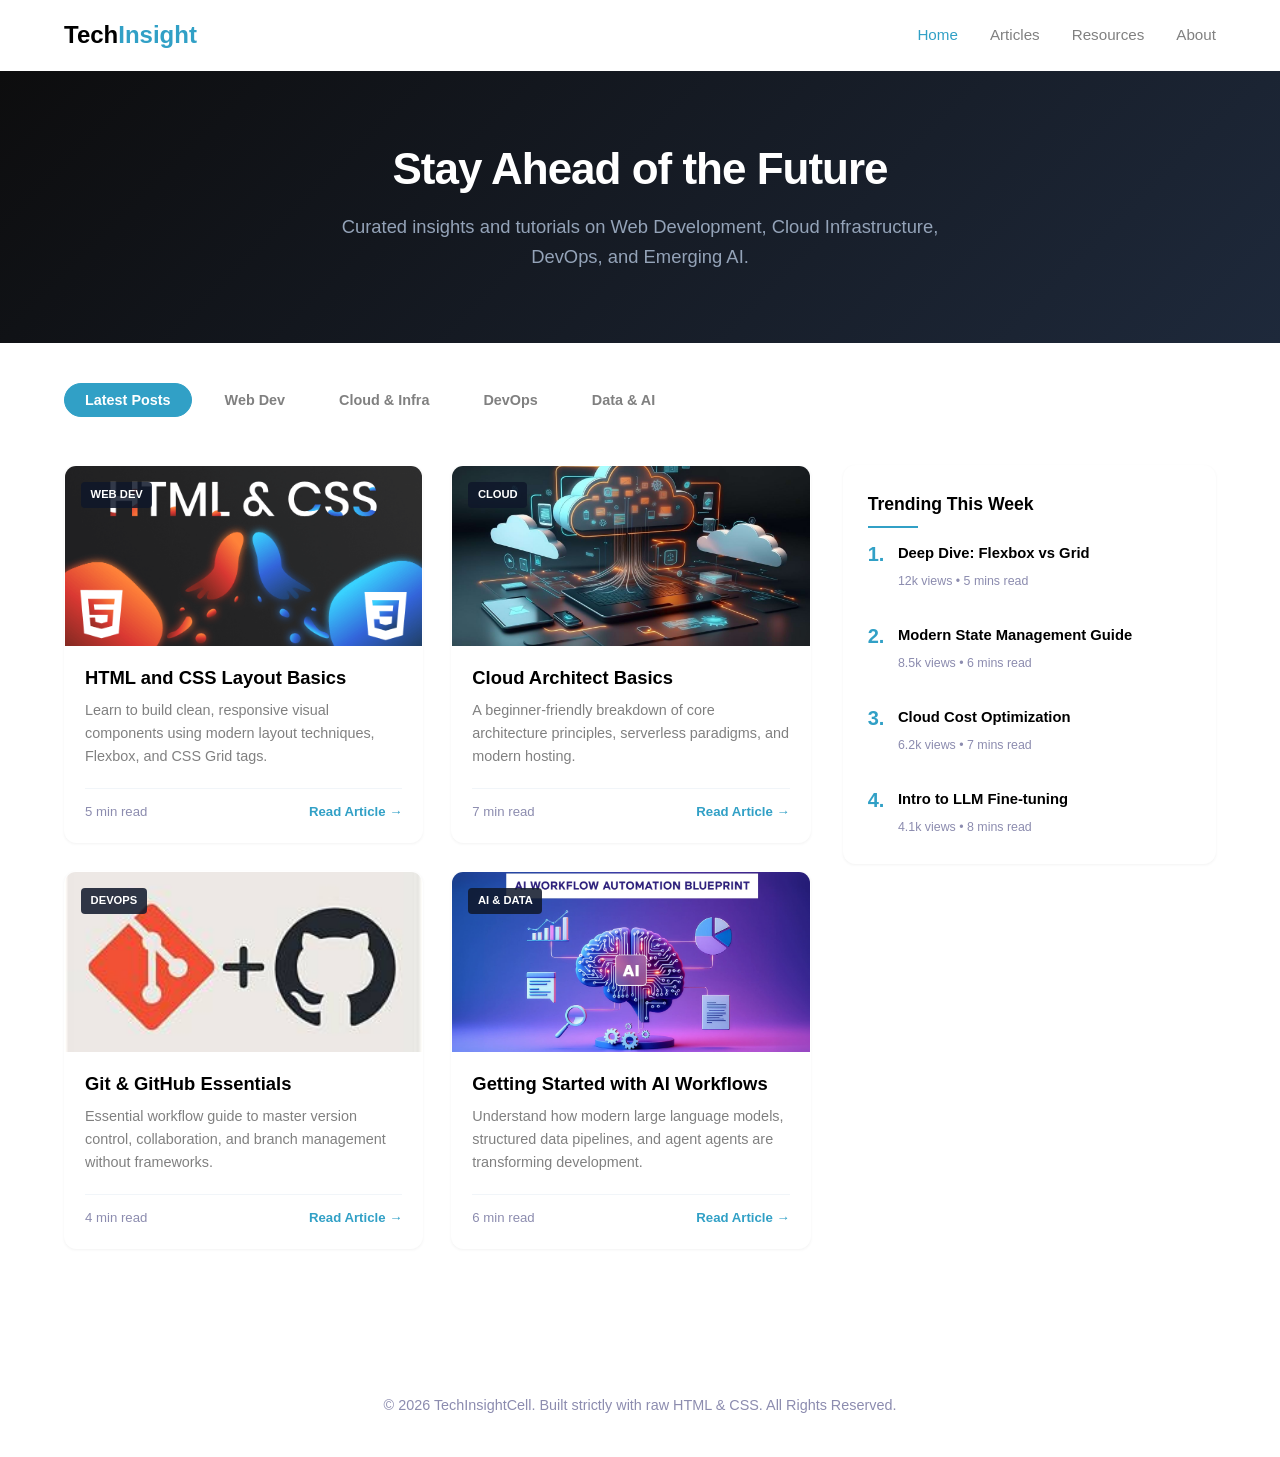
<file: index.html>
<!DOCTYPE html>
<html lang="en">
<head>
    <meta charset="UTF-8">
    <meta name="viewport" content="width=device-width, initial-scale=1.0">
    <title>TechInsight | Curated Tech Blog</title>
    <link rel="stylesheet" href="style.css">
</head>
<body>

    <header class="navbar">
        <div class="nav-container">
            <a href="index.html" class="nav-brand">Tech<span>Insight</span></a>
            <ul class="nav-links">
                <li><a href="index.html" class="active">Home</a></li>
                <li><a href="article.html">Articles</a></li>
                <li><a href="#">Resources</a></li>
                <li><a href="#">About</a></li>
            </ul>
        </div>
    </header>

    <section class="hero-banner">
        <div class="hero-inner">
            <h1>Stay Ahead of the Future</h1>
            <p>Curated insights and tutorials on Web Development, Cloud Infrastructure, DevOps, and Emerging AI.</p>
        </div>
    </section>

    <main class="container">
        
        <div class="filter-bar">
            <button class="tab is-active">Latest Posts</button>
            <button class="tab">Web Dev</button>
            <button class="tab">Cloud & Infra</button>
            <button class="tab">DevOps</button>
            <button class="tab">Data & AI</button>
        </div>

        <div class="main-layout">
            
            <section class="articles-grid">
                
                <article class="card">
                    <div class="card-img-holder">
                        <span class="tag-badge">Web Dev</span>
                        <img src="html.png" alt="HTML and CSS Layout Basics">
                    </div>
                    <div class="card-body">
                        <h3>HTML and CSS Layout Basics</h3>
                        <p>Learn to build clean, responsive visual components using modern layout techniques, Flexbox, and CSS Grid tags.</p>
                        <div class="card-footer">
                            <span>5 min read</span>
                            <a href="article.html" class="read-btn">Read Article &rarr;</a>
                        </div>
                    </div>
                </article>

                <article class="card">
                    <div class="card-img-holder">
                        <span class="tag-badge">Cloud</span>
                        <img src=" cloud.png" alt="Cloud Architecture Guide">
                    </div>
                    <div class="card-body">
                        <h3>Cloud Architect Basics</h3>
                        <p>A beginner-friendly breakdown of core architecture principles, serverless paradigms, and modern hosting.</p>
                        <div class="card-footer">
                            <span>7 min read</span>
                            <a href="article-cloud.html" class="read-btn">Read Article &rarr;</a>
                        </div>
                    </div>
                </article>

                <article class="card">
                    <div class="card-img-holder">
                        <span class="tag-badge">DevOps</span>
                        <img src="git.png" alt="Git essentials">
                    </div>
                    <div class="card-body">
                        <h3>Git & GitHub Essentials</h3>
                        <p>Essential workflow guide to master version control, collaboration, and branch management without frameworks.</p>
                        <div class="card-footer">
                            <span>4 min read</span>
                            <a href="article-git.html" class="read-btn">Read Article &rarr;</a>
                        </div>
                    </div>
                </article>

                <article class="card">
                    <div class="card-img-holder">
                        <span class="tag-badge">AI & Data</span>
                        <img src="aiwork.png " alt="AI workflows">
                    </div>
                    <div class="card-body">
                        <h3>Getting Started with AI Workflows</h3>
                        <p>Understand how modern large language models, structured data pipelines, and agent agents are transforming development.</p>
                        <div class="card-footer">
                            <span>6 min read</span>
                            <a href="article-ai.html" class="read-btn">Read Article &rarr;</a>
                        </div>
                    </div>
                </article>

            </section>

            <aside class="sidebar">
                <div class="box">
                    <h3 class="box-title">Trending This Week</h3>
                    <ul class="trending-list">
                        
                        <li class="trending-item">
                            <a href="article.html">
                                <span class="trend-number">1.</span>
                                <div class="trend-content">
                                    <h4>Deep Dive: Flexbox vs Grid</h4>
                                    <span class="trend-meta">12k views • 5 mins read</span>
                                </div>
                            </a>
                        </li>

                        <li class="trending-item">
                            <a href="article-cloud.html">
                                <span class="trend-number">2.</span>
                                <div class="trend-content">
                                    <h4>Modern State Management Guide</h4>
                                    <span class="trend-meta">8.5k views • 6 mins read</span>
                                </div>
                            </a>
                        </li>

                        <li class="trending-item">
                            <a href="article-git.html">
                                <span class="trend-number">3.</span>
                                <div class="trend-content">
                                    <h4>Cloud Cost Optimization</h4>
                                    <span class="trend-meta">6.2k views • 7 mins read</span>
                                </div>
                            </a>
                        </li>

                        <li class="trending-item">
                            <a href="article-ai.html">
                                <span class="trend-number">4.</span>
                                <div class="trend-content">
                                    <h4>Intro to LLM Fine-tuning</h4>
                                    <span class="trend-meta">4.1k views • 8 mins read</span>
                                </div>
                            </a>
                        </li>

                    </ul>
                </div>
            </aside>

        </div>
    </main>

    <footer class="footer">
        <p>&copy; 2026 TechInsightCell. Built strictly with raw HTML & CSS. All Rights Reserved.</p>
    </footer>

</body>
</html>
</file>
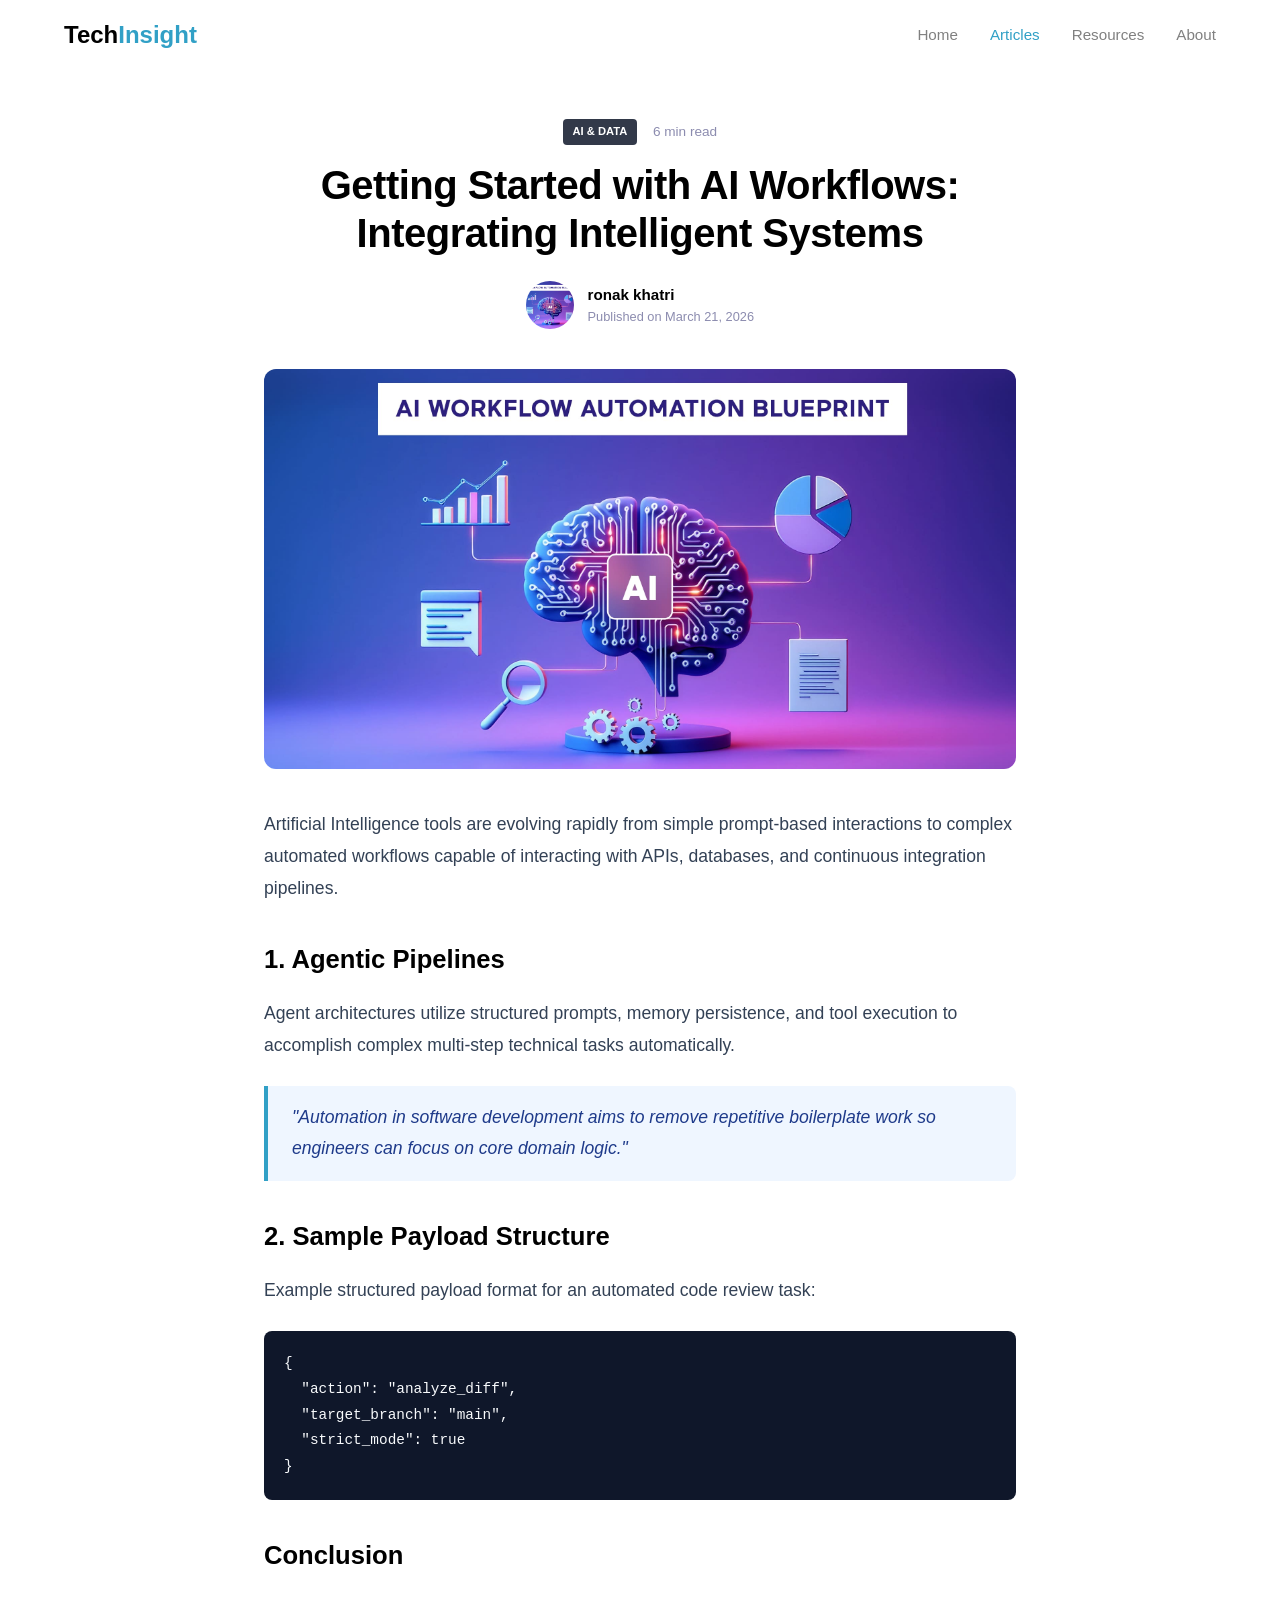
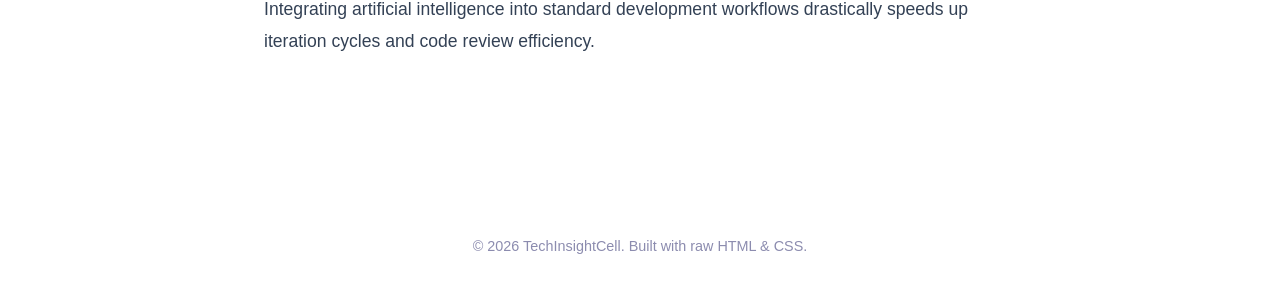
<file: article-ai.html>
<!DOCTYPE html>
<html lang="en">
<head>
    <meta charset="UTF-8">
    <meta name="viewport" content="width=device-width, initial-scale=1.0">
    <title>Getting Started with AI Workflows | TechInsight</title>
    <link rel="stylesheet" href="style.css">
</head>
<body>

    <header class="navbar">
        <div class="nav-container">
            <a href="index.html" class="nav-brand">Tech<span>Insight</span></a>
            <ul class="nav-links">
                <li><a href="index.html">Home</a></li>
                <li><a href="article.html" class="active">Articles</a></li>
                <li><a href="#">Resources</a></li>
                <li><a href="#">About</a></li>
            </ul>
        </div>
    </header>

    <main class="read-container">
        
        <header class="article-top">
            <div class="meta-group">
                <span class="tag-badge" style="position:static;">AI & Data</span>
                <span style="font-size:0.85rem; color:var(--text-mute);">6 min read</span>
            </div>
            <h1>Getting Started with AI Workflows: Integrating Intelligent Systems</h1>
            
            <div class="byline">
                <img src="aiwork.png" alt="Author ronak khatri" class="pic-round">
                <div class="byline-text">
                    <div class="name">ronak khatri</div>
                    <div class="date">Published on March 21, 2026</div>
                </div>
            </div>
        </header>

        <img src="aiwork.png" alt="AI Systems Illustration" class="main-article-img">

        <article class="article-content">
            <p>Artificial Intelligence tools are evolving rapidly from simple prompt-based interactions to complex automated workflows capable of interacting with APIs, databases, and continuous integration pipelines.</p>
            
            <h2>1. Agentic Pipelines</h2>
            <p>Agent architectures utilize structured prompts, memory persistence, and tool execution to accomplish complex multi-step technical tasks automatically.</p>

            <blockquote>
                "Automation in software development aims to remove repetitive boilerplate work so engineers can focus on core domain logic."
            </blockquote>

            <h2>2. Sample Payload Structure</h2>
            <p>Example structured payload format for an automated code review task:</p>

<pre><code>{
  "action": "analyze_diff",
  "target_branch": "main",
  "strict_mode": true
}</code></pre>

            <h2>Conclusion</h2>
            <p>Integrating artificial intelligence into standard development workflows drastically speeds up iteration cycles and code review efficiency.</p>
        </article>

    </main>

    <footer class="footer">
        <p>&copy; 2026 TechInsightCell. Built with raw HTML & CSS.</p>
    </footer>

</body>
</html>
</file>
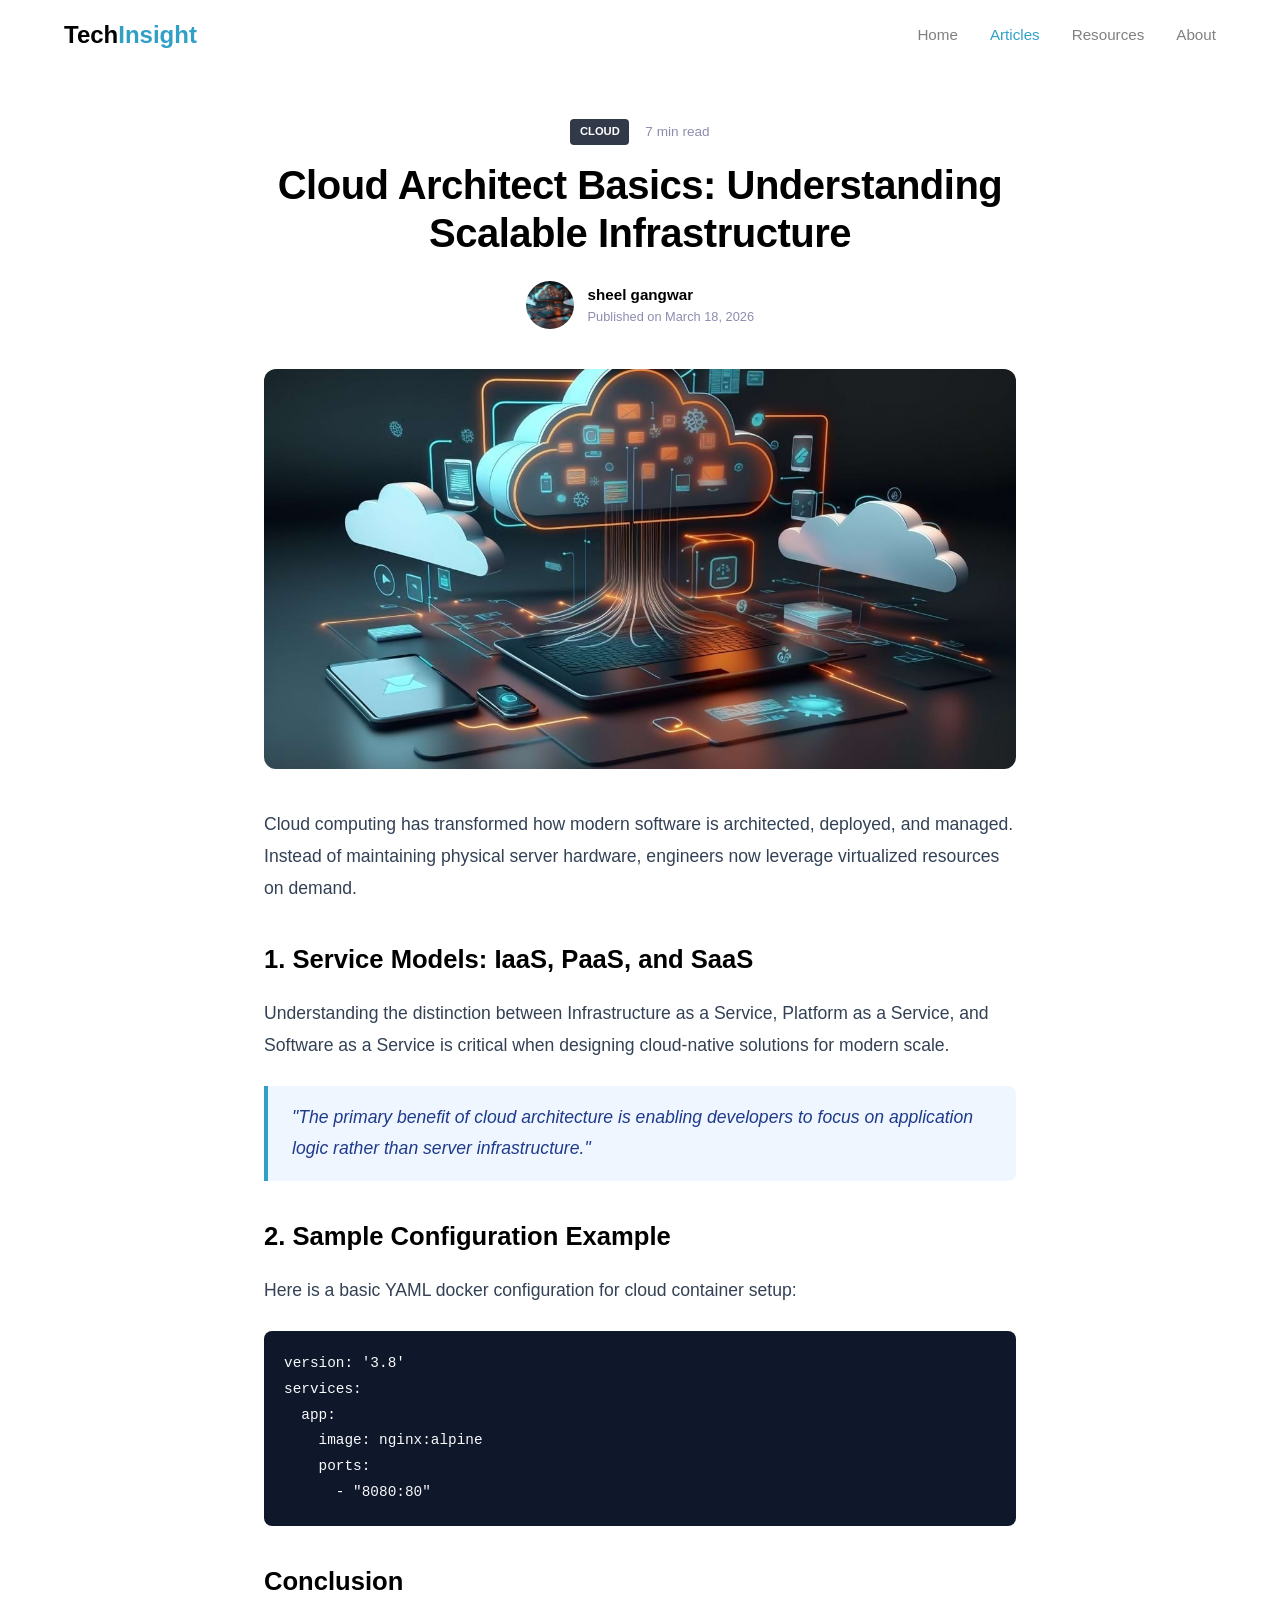
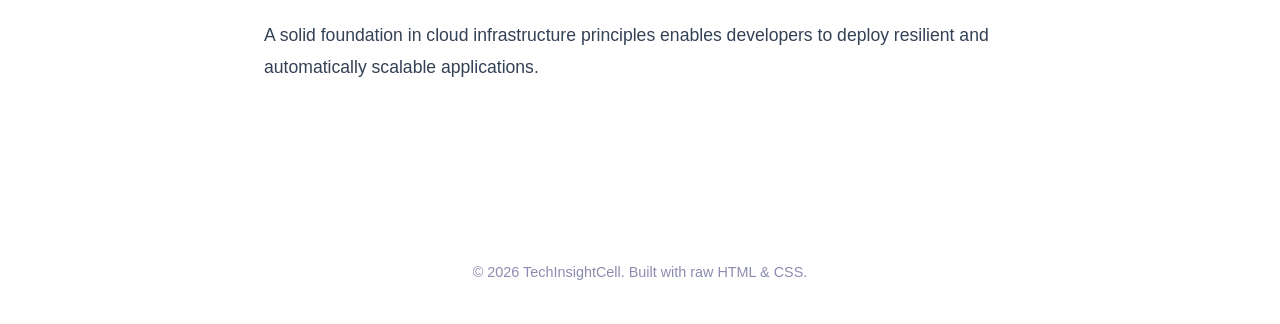
<file: article-cloud.html>
<!DOCTYPE html>
<html lang="en">
<head>
    <meta charset="UTF-8">
    <meta name="viewport" content="width=device-width, initial-scale=1.0">
    <title>Cloud Architect Basics | TechInsight</title>
    <link rel="stylesheet" href="style.css">
</head>
<body>

    <header class="navbar">
        <div class="nav-container">
            <a href="index.html" class="nav-brand">Tech<span>Insight</span></a>
            <ul class="nav-links">
                <li><a href="index.html">Home</a></li>
                <li><a href="article.html" class="active">Articles</a></li>
                <li><a href="#">Resources</a></li>
                <li><a href="#">About</a></li>
            </ul>
        </div>
    </header>

    <main class="read-container">
        
        <header class="article-top">
            <div class="meta-group">
                <span class="tag-badge" style="position:static;">Cloud</span>
                <span style="font-size:0.85rem; color:var(--text-mute);">7 min read</span>
            </div>
            <h1>Cloud Architect Basics: Understanding Scalable Infrastructure</h1>
            
            <div class="byline">
                <img src="cloud.png" alt="Author Sarah Chen" class="pic-round">
                <div class="byline-text">
                    <div class="name">sheel gangwar</div>
                    <div class="date">Published on March 18, 2026</div>
                </div>
            </div>
        </header>

        <img src="cloud.png" alt="Cloud Infrastructure Illustration" class="main-article-img">

        <article class="article-content">
            <p>Cloud computing has transformed how modern software is architected, deployed, and managed. Instead of maintaining physical server hardware, engineers now leverage virtualized resources on demand.</p>
            
            <h2>1. Service Models: IaaS, PaaS, and SaaS</h2>
            <p>Understanding the distinction between Infrastructure as a Service, Platform as a Service, and Software as a Service is critical when designing cloud-native solutions for modern scale.</p>

            <blockquote>
                "The primary benefit of cloud architecture is enabling developers to focus on application logic rather than server infrastructure."
            </blockquote>

            <h2>2. Sample Configuration Example</h2>
            <p>Here is a basic YAML docker configuration for cloud container setup:</p>

<pre><code>version: '3.8'
services:
  app:
    image: nginx:alpine
    ports:
      - "8080:80"</code></pre>

            <h2>Conclusion</h2>
            <p>A solid foundation in cloud infrastructure principles enables developers to deploy resilient and automatically scalable applications.</p>
        </article>

    </main>

    <footer class="footer">
        <p>&copy; 2026 TechInsightCell. Built with raw HTML & CSS.</p>
    </footer>

</body>
</html>
</file>
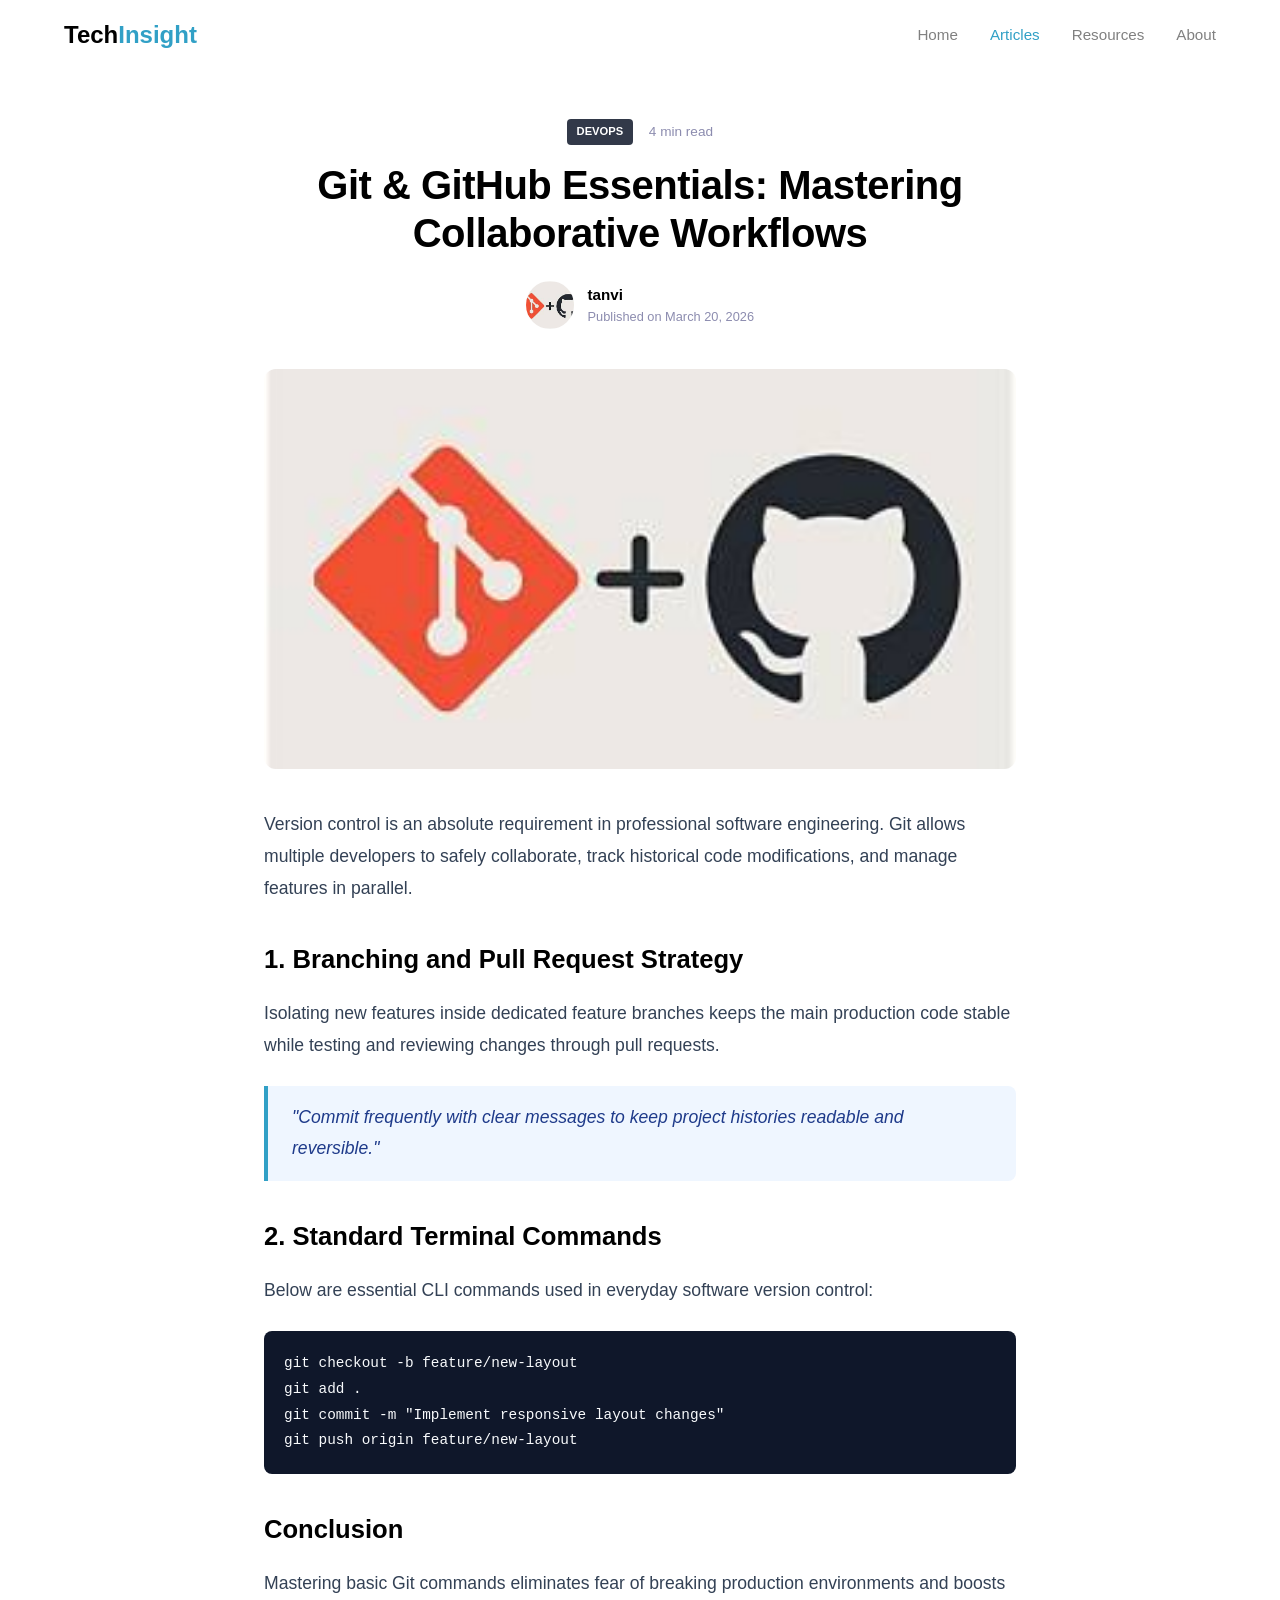
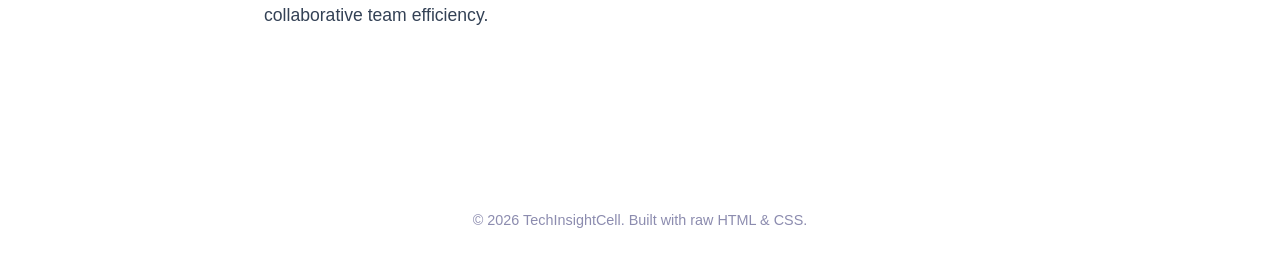
<file: article-git.html>
<!DOCTYPE html>
<html lang="en">
<head>
    <meta charset="UTF-8">
    <meta name="viewport" content="width=device-width, initial-scale=1.0">
    <title>Git & GitHub Essentials | TechInsight</title>
    <link rel="stylesheet" href="style.css">
</head>
<body>

    <header class="navbar">
        <div class="nav-container">
            <a href="index.html" class="nav-brand">Tech<span>Insight</span></a>
            <ul class="nav-links">
                <li><a href="index.html">Home</a></li>
                <li><a href="article.html" class="active">Articles</a></li>
                <li><a href="#">Resources</a></li>
                <li><a href="#">About</a></li>
            </ul>
        </div>
    </header>

    <main class="read-container">
        
        <header class="article-top">
            <div class="meta-group">
                <span class="tag-badge" style="position:static;">DevOps</span>
                <span style="font-size:0.85rem; color:var(--text-mute);">4 min read</span>
            </div>
            <h1>Git & GitHub Essentials: Mastering Collaborative Workflows</h1>
            
            <div class="byline">
                <img src="git.png" alt="Author David Miller" class="pic-round">
                <div class="byline-text">
                    <div class="name">tanvi</div>
                    <div class="date">Published on March 20, 2026</div>
                </div>
            </div>
        </header>

        <img src="git.png" alt="Git Workflows Illustration" class="main-article-img">

        <article class="article-content">
            <p>Version control is an absolute requirement in professional software engineering. Git allows multiple developers to safely collaborate, track historical code modifications, and manage features in parallel.</p>
            
            <h2>1. Branching and Pull Request Strategy</h2>
            <p>Isolating new features inside dedicated feature branches keeps the main production code stable while testing and reviewing changes through pull requests.</p>

            <blockquote>
                "Commit frequently with clear messages to keep project histories readable and reversible."
            </blockquote>

            <h2>2. Standard Terminal Commands</h2>
            <p>Below are essential CLI commands used in everyday software version control:</p>

<pre><code>git checkout -b feature/new-layout
git add .
git commit -m "Implement responsive layout changes"
git push origin feature/new-layout</code></pre>

            <h2>Conclusion</h2>
            <p>Mastering basic Git commands eliminates fear of breaking production environments and boosts collaborative team efficiency.</p>
        </article>

    </main>

    <footer class="footer">
        <p>&copy; 2026 TechInsightCell. Built with raw HTML & CSS.</p>
    </footer>

</body>
</html>
</file>
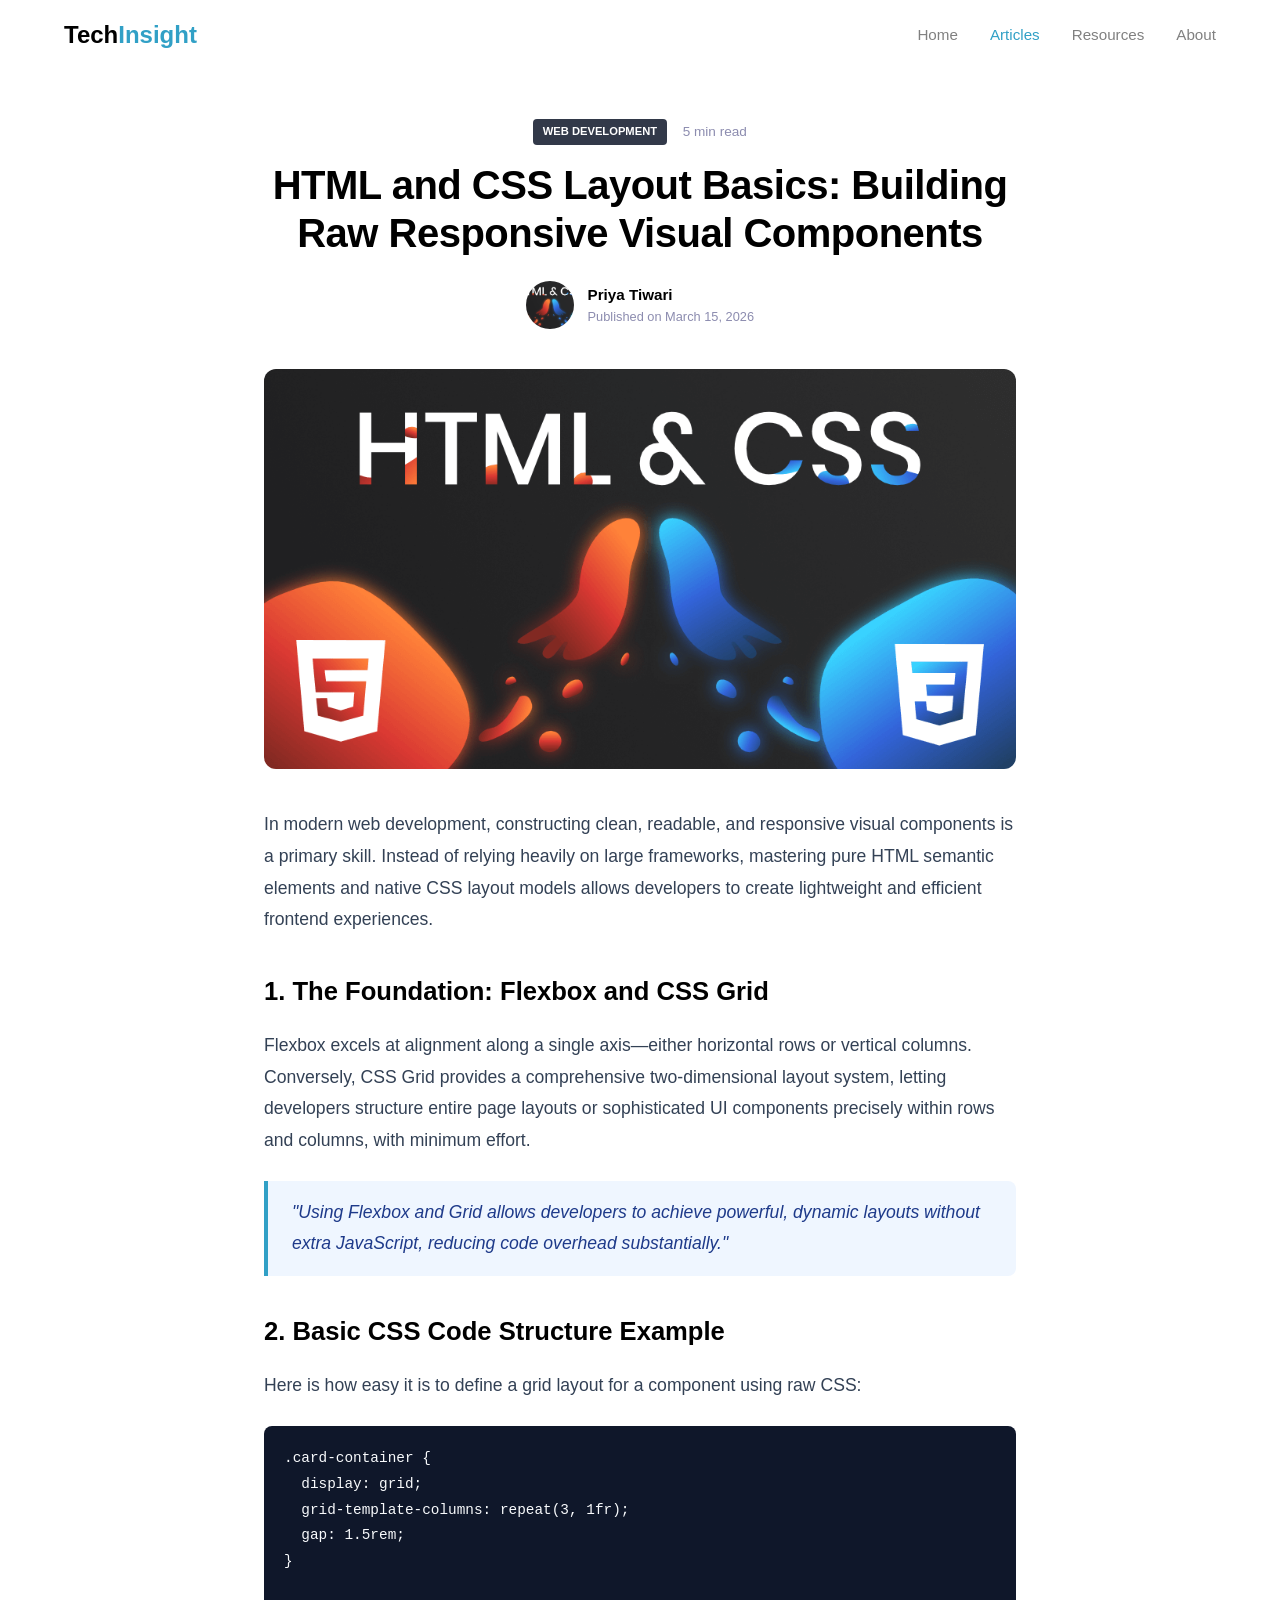
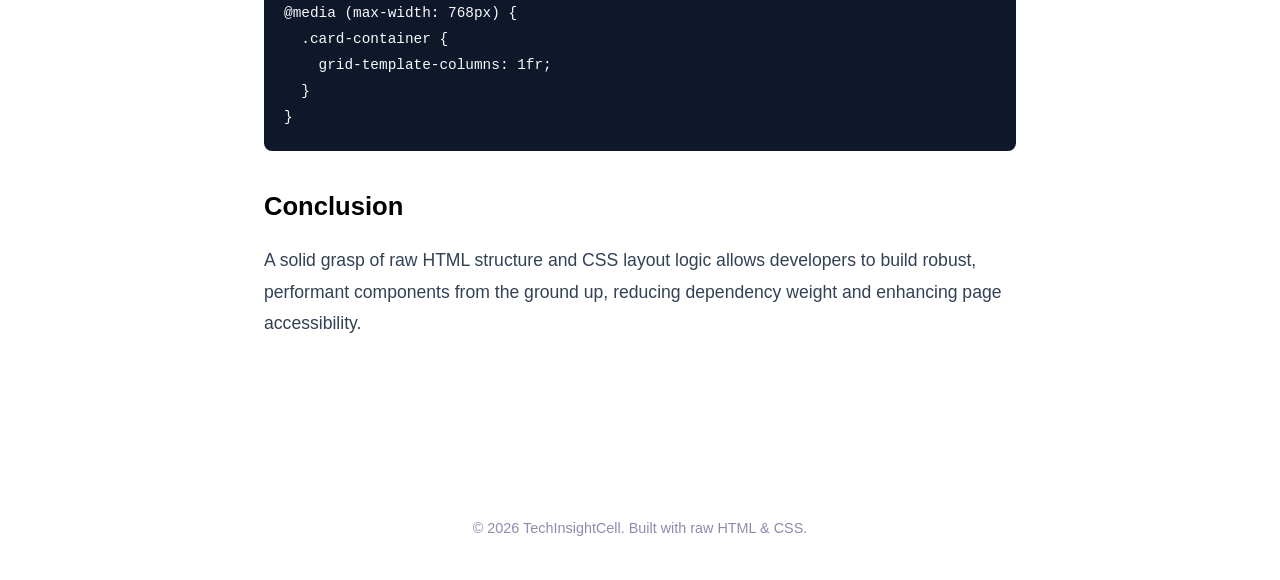
<file: article.html>
<!DOCTYPE html>
<html lang="en">
<head>
    <meta charset="UTF-8">
    <meta name="viewport" content="width=device-width, initial-scale=1.0">
    <title>HTML and CSS Layout Basics | TechInsight</title>
    <link rel="stylesheet" href="style.css">
</head>
<body>

    <header class="navbar">
        <div class="nav-container">
            <a href="index.html" class="nav-brand">Tech<span>Insight</span></a>
            <ul class="nav-links">
                <li><a href="index.html">Home</a></li>
                <li><a href="article.html" class="active">Articles</a></li>
                <li><a href="#">Resources</a></li>
                <li><a href="#">About</a></li>
            </ul>
        </div>
    </header>

    <main class="read-container">
        
        <header class="article-top">
            <div class="meta-group">
                <span class="tag-badge" style="position:static;">Web Development</span>
                <span style="font-size:0.85rem; color:var(--text-mute);">5 min read</span>
            </div>
            <h1>HTML and CSS Layout Basics: Building Raw Responsive Visual Components</h1>
            
            <div class="byline">
                <img src="html.png" alt="Author Alex Rivera" class="pic-round">
                <div class="byline-text">
                    <div class="name">Priya Tiwari</div>
                    <div class="date">Published on March 15, 2026</div>
                </div>
            </div>
        </header>

        <img src="html.png" alt="HTML CSS layout illustration" class="main-article-img">

        <article class="article-content">
            <p>In modern web development, constructing clean, readable, and responsive visual components is a primary skill. Instead of relying heavily on large frameworks, mastering pure HTML semantic elements and native CSS layout models allows developers to create lightweight and efficient frontend experiences.</p>
            
            <h2>1. The Foundation: Flexbox and CSS Grid</h2>
            <p>Flexbox excels at alignment along a single axis—either horizontal rows or vertical columns. Conversely, CSS Grid provides a comprehensive two-dimensional layout system, letting developers structure entire page layouts or sophisticated UI components precisely within rows and columns, with minimum effort.</p>

            <blockquote>
                "Using Flexbox and Grid allows developers to achieve powerful, dynamic layouts without extra JavaScript, reducing code overhead substantially."
            </blockquote>

            <h2>2. Basic CSS Code Structure Example</h2>
            <p>Here is how easy it is to define a grid layout for a component using raw CSS:</p>

<pre><code>.card-container {
  display: grid;
  grid-template-columns: repeat(3, 1fr);
  gap: 1.5rem;
}

@media (max-width: 768px) {
  .card-container {
    grid-template-columns: 1fr;
  }
}</code></pre>

            <h2>Conclusion</h2>
            <p>A solid grasp of raw HTML structure and CSS layout logic allows developers to build robust, performant components from the ground up, reducing dependency weight and enhancing page accessibility.</p>
        </article>

    </main>

    <footer class="footer">
        <p>&copy; 2026 TechInsightCell. Built with raw HTML & CSS.</p>
    </footer>

</body>
</html>
</file>
<file: style.css>
:root {
    --primary: rgb(49, 160, 198);
    --primary-alt:dark rgb(26, 26, 190);
    --bg-base: white;
    --bg-card:white;
    --text-main: black;
    --text-sub:grey;
    --text-mute: rgb(140, 140, 175);
    --border:white;
    --hero-pattern: linear-gradient(135deg, rgb(13, 13, 14) 0%, #1e293b 100%);
    --shadow-sm: 0 1px 3px rgba(0,0,0,0.05);
    --shadow-md: 0 4px 6px -1px rgba(0,0,0,0.1), 0 2px 4px -1px rgba(0,0,0,0.06);
    --shadow-lg: 0 10px 15px -3px rgba(0,0,0,0.1), 0 4px 6px -2px rgba(0,0,0,0.05);
    --radius: 12px;
    --anim: all 0.3s ease;
}

* {
    margin: 0;
    padding: 0;
    box-sizing: border-box;
}

body {
    font-family: 'Segoe UI', Tahoma, Geneva, Verdana, sans-serif;
    background-color: var(--bg-base);
    color: var(--text-main);
    line-height: 1.6;
    -webkit-font-smoothing: antialiased;
}

a {
    text-decoration: none;
    color: inherit;
    transition: var(--anim);
}

img {
    max-width: 100%;
    height: auto;
    display: block;
}

.navbar {
    background-color:white;
    border-bottom: 1px solid var(--border);
    position: sticky;
    top: 0;
    z-index: 100;
}

.nav-container {
    max-width: 1200px;
    margin: 0 auto;
    padding: 1rem 1.5rem;
    display: flex;
    justify-content: space-between;
    align-items: center;
}

.nav-brand {
    font-size: 1.5rem;
    font-weight: 800;
    color: var(--text-main);
}

.nav-brand span {
    color: var(--primary);
}

.nav-links {
    display: flex;
    list-style: none;
    gap: 2rem;
}

.nav-links a {
    font-weight: 500;
    font-size: 0.95rem;
    color: var(--text-sub);
}

.nav-links a:hover,
.nav-links a.active {
    color: var(--primary);
}

.hero-banner {
    background: var(--hero-pattern);
    color: #ffffff;
    text-align: center;
    padding: 4.5rem 1.5rem;
}

.hero-inner {
    max-width: 800px;
    margin: 0 auto;
}

.hero-banner h1 {
    font-size: 2.75rem;
    font-weight: 800;
    line-height: 1.2;
    margin-bottom: 1rem;
    letter-spacing: -1px;
}

.hero-banner p {
    font-size: 1.15rem;
    color: #94a3b8;
    max-width: 600px;
    margin: 0 auto;
}

.container {
    max-width: 1200px;
    margin: 0 auto;
    padding: 2.5rem 1.5rem;
}

.filter-bar {
    display: flex;
    gap: 0.75rem;
    margin-bottom: 2.5rem;
    overflow-x: auto;
    padding-bottom: 0.5rem;
}

.tab {
    padding: 0.5rem 1.25rem;
    border-radius: 9999px;
    background: #ffffff;
    border: 1px solid var(--border);
    color: var(--text-sub);
    font-size: 0.9rem;
    font-weight: 600;
    cursor: pointer;
    transition: var(--anim);
    white-space: nowrap;
}

.tab:hover {
    border-color: var(--primary);
    color: var(--primary);
}

.tab.is-active {
    background: var(--primary);
    color: #ffffff;
    border-color: var(--primary);
}

.main-layout {
    display: grid;
    grid-template-columns: 2fr 1fr;
    gap: 2rem;
}

.articles-grid {
    display: grid;
    grid-template-columns: repeat(2, 1fr);
    gap: 1.75rem;
}

.card {
    background: var(--bg-card);
    border-radius: var(--radius);
    border: 1px solid var(--border);
    overflow: hidden;
    box-shadow: var(--shadow-sm);
    transition: var(--anim);
    display: flex;
    flex-direction: column;
}

.card:hover {
    transform: translateY(-4px);
    box-shadow: var(--shadow-lg);
}

.card-img-holder {
    position: relative;
    height: 180px;
    overflow: hidden;
    background-color: #e2e8f0;
}

.card-img-holder img {
    width: 100%;
    height: 100%;
    object-fit: cover;
    transition: transform 0.5s ease;
}

.card:hover .card-img-holder img {
    transform: scale(1.05);
}

.tag-badge {
    position: absolute;
    top: 1rem;
    left: 1rem;
    background: rgba(15, 23, 42, 0.85);
    color: #ffffff;
    font-size: 0.7rem;
    font-weight: 700;
    padding: 0.25rem 0.6rem;
    border-radius: 4px;
    text-transform: uppercase;
}

.card-body {
    padding: 1.25rem;
    display: flex;
    flex-direction: column;
    flex-grow: 1;
}

.card-body h3 {
    font-size: 1.15rem;
    font-weight: 700;
    margin-bottom: 0.5rem;
    line-height: 1.35;
    color: var(--text-main);
}

.card-body p {
    font-size: 0.9rem;
    color: var(--text-sub);
    margin-bottom: 1.25rem;
    flex-grow: 1;
}

.card-footer {
    display: flex;
    justify-content: space-between;
    align-items: center;
    font-size: 0.825rem;
    color: var(--text-mute);
    border-top: 1px solid #f1f5f9;
    padding-top: 0.75rem;
    font-weight: 500;
}

.read-btn {
    color: var(--primary);
    font-weight: 600;
    display: inline-flex;
    align-items: center;
    gap: 0.25rem;
}

.card:hover .read-btn {
    transform: translateX(3px);
}

.sidebar {
    display: flex;
    flex-direction: column;
    gap: 1.5rem;
}

.box {
    background: var(--bg-card);
    border-radius: var(--radius);
    padding: 1.5rem;
    border: 1px solid var(--border);
    box-shadow: var(--shadow-sm);
}

.box-title {
    font-size: 1.1rem;
    font-weight: 800;
    margin-bottom: 1rem;
    padding-bottom: 0.5rem;
    border-bottom: 2px solid var(--border);
    position: relative;
}

.box-title::after {
    content: '';
    position: absolute;
    bottom: -2px;
    left: 0;
    width: 50px;
    height: 2px;
    background-color: var(--primary);
}

.trending-list {
    list-style: none;
    display: flex;
    flex-direction: column;
    gap: 1rem;
}

.trending-item {
    padding-bottom: 1rem;
    border-bottom: 1px solid var(--border);
}

.trending-item:last-child {
    border-bottom: none;
    padding-bottom: 0;
}

.trending-item a {
    display: flex;
    gap: 0.85rem;
    align-items: flex-start;
}

.trend-number {
    font-size: 1.25rem;
    font-weight: 800;
    color: var(--primary);
    line-height: 1;
}

.trend-content h4 {
    font-size: 0.925rem;
    font-weight: 600;
    line-height: 1.3;
    margin-bottom: 0.25rem;
}

.trending-item:hover h4 {
    color: var(--primary);
}

.trend-meta {
    font-size: 0.775rem;
    color: var(--text-mute);
}

.read-container {
    max-width: 800px;
    margin: 0 auto;
    padding: 3rem 1.5rem;
}

.article-top {
    text-align: center;
    margin-bottom: 2.5rem;
}

.meta-group {
    display: flex;
    justify-content: center;
    gap: 1rem;
    align-items: center;
    margin-bottom: 1rem;
}

.article-top h1 {
    font-size: 2.5rem;
    font-weight: 800;
    line-height: 1.2;
    margin-bottom: 1.5rem;
    letter-spacing: -0.5px;
}

.byline {
    display: flex;
    align-items: center;
    justify-content: center;
    gap: 0.85rem;
}

.pic-round {
    width: 48px;
    height: 48px;
    border-radius: 50%;
    object-fit: cover;
    background-color: #e2e8f0;
}

.byline-text {
    text-align: left;
}

.byline-text .name {
    font-weight: 700;
    font-size: 0.95rem;
}

.byline-text .date {
    font-size: 0.8rem;
    color: var(--text-mute);
}

.main-article-img {
    width: 100%;
    height: 400px;
    object-fit: cover;
    border-radius: var(--radius);
    margin-bottom: 2.5rem;
    background-color: #e2e8f0;
}

.article-content {
    font-size: 1.1rem;
    line-height: 1.8;
    color: #334155;
}

.article-content p {
    margin-bottom: 1.5rem;
}

.article-content h2 {
    font-size: 1.6rem;
    font-weight: 700;
    color: var(--text-main);
    margin: 2rem 0 1rem 0;
}

.article-content blockquote {
    border-left: 4px solid var(--primary);
    padding: 1rem 1.5rem;
    background-color: #eff6ff;
    border-radius: 0 8px 8px 0;
    font-style: italic;
    color: #1e3a8a;
    margin: 1.5rem 0;
}

.article-content pre {
    background-color: #0f172a;
    color: #f8fafc;
    padding: 1.25rem;
    border-radius: 8px;
    overflow-x: auto;
    font-family: monospace;
    font-size: 0.9rem;
    margin: 1.5rem 0;
}

.footer {
    background-color: #ffffff;
    border-top: 1px solid var(--border);
    padding: 2.5rem 1.5rem;
    margin-top: 4rem;
    text-align: center;
    color: var(--text-mute);
    font-size: 0.9rem;
}

@media (max-width: 992px) {
    .main-layout {
        grid-template-columns: 1fr;
    }
    
    .hero-banner h1 {
        font-size: 2.2rem;
    }
}

@media (max-width: 640px) {
    .articles-grid {
        grid-template-columns: 1fr;
    }
    
    .nav-links {
        display: none;
    }

    .hero-banner h1 {
        font-size: 1.8rem;
    }
    
    .article-top h1 {
        font-size: 1.8rem;
    }

    .main-article-img {
        height: 250px;
    }
}
</file>
